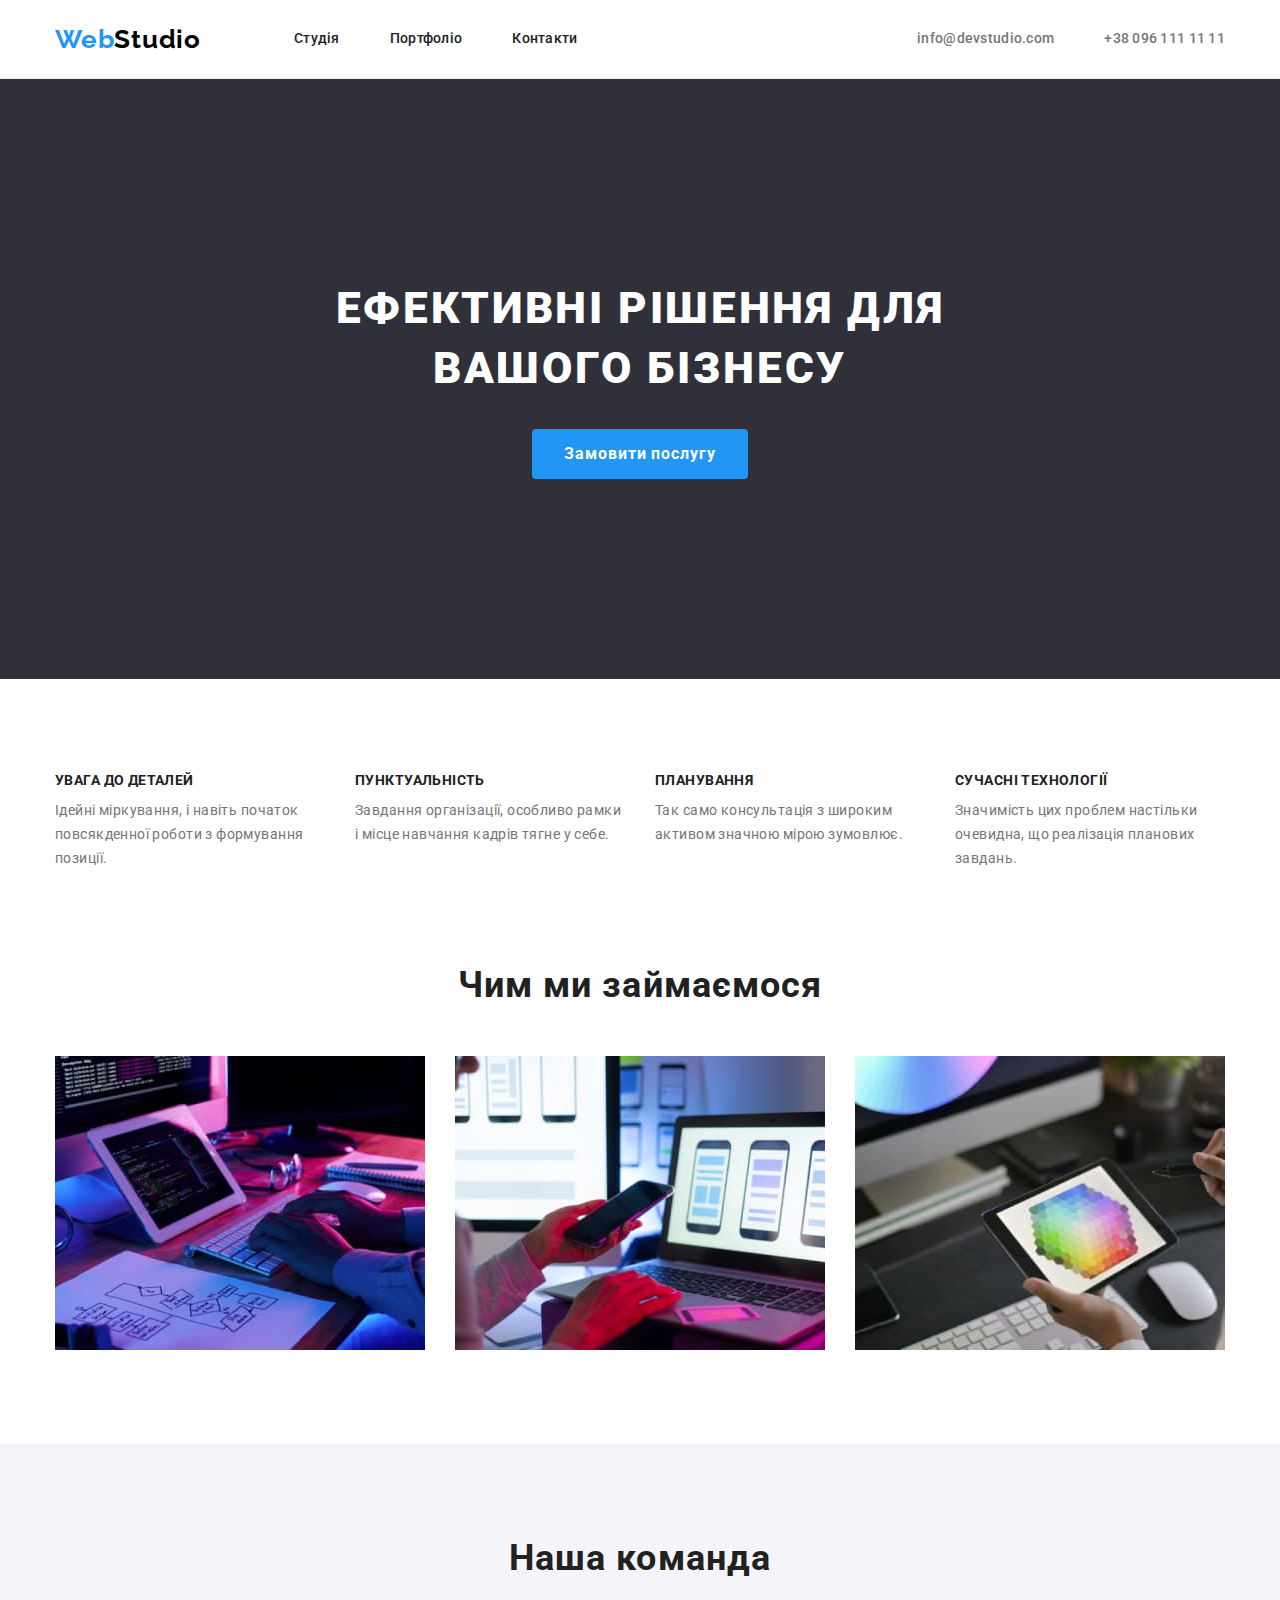
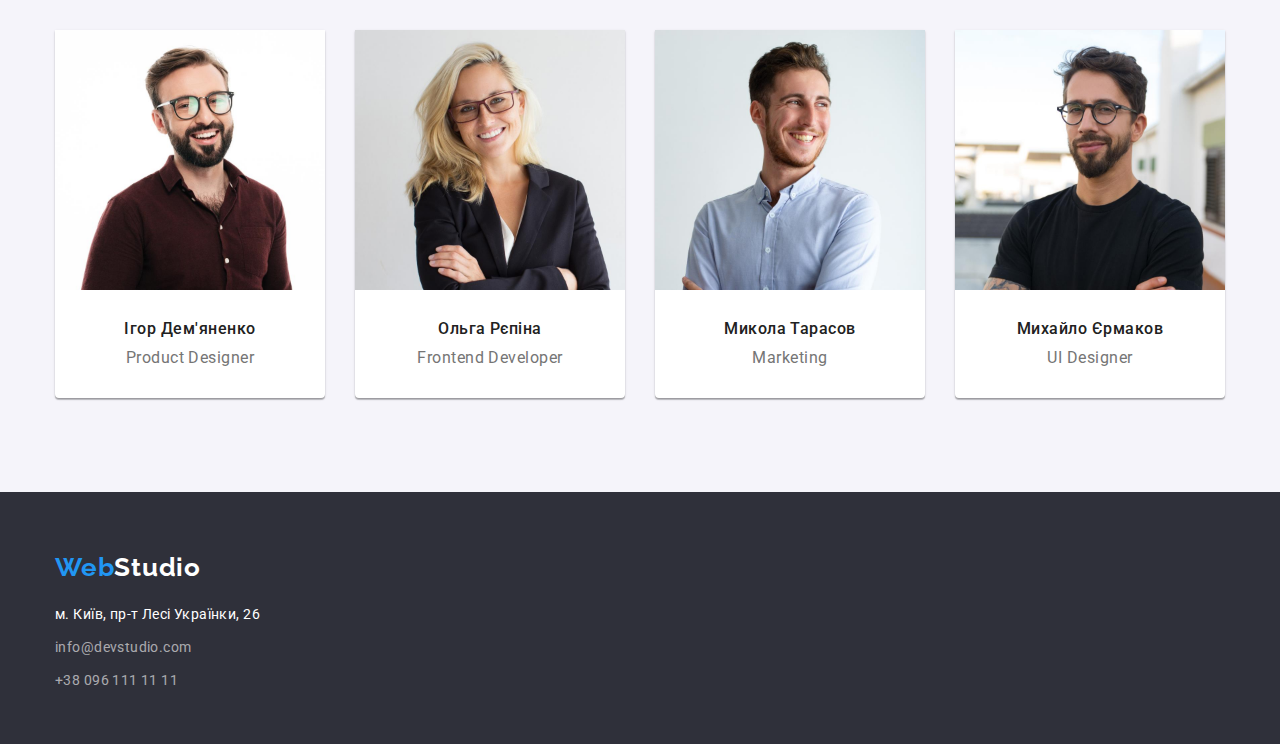
<file: index.html>
<!DOCTYPE html>
<html lang="uk">
  <head>
    <meta charset="UTF-8" />
    <meta http-equiv="X-UA-Compatible" content="IE=edge" />
    <meta name="viewport" content="width=device-width, initial-scale=1.0" />
    <title>Студія</title>
    <link rel="preconnect" href="https://fonts.googleapis.com" />
    <link rel="preconnect" href="https://fonts.gstatic.com" crossorigin />
    <link
      href="https://fonts.googleapis.com/css2?family=Raleway:wght@700&family=Roboto:wght@400;500;700;900&display=swap"
      rel="stylesheet"
    />
    <link
      rel="stylesheet"
      href="https://cdnjs.cloudflare.com/ajax/libs/modern-normalize/1.1.0/modern-normalize.min.css"
    />
    <link rel="stylesheet" href="./css/styles.css" />
  </head>
  <body>
    <!-- Шапка -->
    <header>
      <!-- навігація -->
      <div class="container header-main">
        <nav class="main-nav">
          <a href="./index.html" class="logo">Web<span class="black-logo">Studio</span></a>
          <ul class="site-nav">
            <li class="item"><a class="nav-link" href="./index.html">Студія</a></li>
            <li class="item"><a class="nav-link" href="./portfolio.html">Портфоліо</a></li>
            <li class="item"><a class="nav-link" href="#">Контакти</a></li>
          </ul>
        </nav>
        <ul class="contact">
          <!-- контакти -->
          <li class="item">
            <a class="contact-item" href="mailto:info@devstudio.com">info@devstudio.com</a>
          </li>
          <li class="item">
            <a class="contact-item" href="tel:+380961111111">+38 096 111 11 11</a>
          </li>
        </ul>
      </div>
    </header>
    <main>
      <!-- Герой -->
      <section class="section hero-section">
        <div class="container">
          <h1>
            Ефективні рішення для <br />
            вашого бізнесу
          </h1>
          <button type="button" class="button-hero">Замовити послугу</button>
        </div>
      </section>
      <!-- Переваги -->
      <section class="section benefits-section">
        <h2 class="visually-hidden">Переваги</h2>
        <div class="container">
          <ul class="benefits-list">
            <li class="benefits-item">
              <h3 class="benefits-title">Увага до деталей</h3>
              <p class="benefits-text">
                Ідейні міркування, і навіть початок повсякденної роботи з формування позиції.
              </p>
            </li>
            <li class="benefits-item">
              <h3 class="benefits-title">Пунктуальність</h3>
              <p class="benefits-text">
                Завдання організації, особливо рамки і місце навчання кадрів тягне у себе.
              </p>
            </li>
            <li class="benefits-item">
              <h3 class="benefits-title">Планування</h3>
              <p class="benefits-text">
                Так само консультація з широким активом значною мірою зумовлює.
              </p>
            </li>
            <li class="benefits-item">
              <h3 class="benefits-title">Сучасні технології</h3>
              <p class="benefits-text">
                Значимість цих проблем настільки очевидна, що реалізація планових завдань.
              </p>
            </li>
          </ul>
        </div>
      </section>
      <!-- Чим ми займаємося -->
      <section class="section">
        <div class="container">
          <h2>Чим ми займаємося</h2>
          <ul class="doing">
            <li class="doing-item">
              <img src="./images/box1.jpg" alt="Пише код за клавіатурою" width="370" />
            </li>
            <li class="doing-item">
              <img src="./images/box2.jpg" alt="Створення UI/UX для смартфонів" width="370" />
            </li>
            <li class="doing-item">
              <img src="./images/box3.jpg" alt="Палітра на планшеті" width="370" />
            </li>
          </ul>
        </div>
      </section>
      <!-- Наша команда -->
      <section class="section team-section">
        <div class="container">
          <h2>Наша команда</h2>
          <!-- карточки команди -->
          <ul class="team">
            <li class="team-item">
              <img src="./images/team1.jpg" alt="Бородань в окулярах посміхається" width="270" />
              <div class="team-signature">
                <h3 class="team-title">Ігор Дем'яненко</h3>
                <p class="team-text">Product Designer</p>
              </div>
            </li>
            <li class="team-item">
              <img src="./images/team2.jpg" alt="Блондинка в окулярах" width="270" />
              <div class="team-signature">
                <h3 class="team-title">Ольга Рєпіна</h3>
                <p class="team-text">Frontend Developer</p>
              </div>
            </li>
            <li class="team-item">
              <img src="./images/team3.jpg" alt="Чоловік посміхається" width="270" />
              <div class="team-signature">
                <h3 class="team-title">Микола Тарасов</h3>
                <p class="team-text">Marketing</p>
              </div>
            </li>
            <li class="team-item">
              <img src="./images/team4.jpg" alt="Бородань в окулярах" width="270" />
              <div class="team-signature">
                <h3 class="team-title">Михайло Єрмаков</h3>
                <p class="team-text">UI Designer</p>
              </div>
            </li>
          </ul>
        </div>
      </section>
    </main>
    <footer class="footer">
      <div class="container">
        <a href="./index.html" class="logo logo-footer"
          >Web<span class="white-logo">Studio</span></a
        >
        <address>
          <ul class="footer-list">
            <li class="footer-list-item">
              <a
                class="address-footer"
                href="https://goo.gl/maps/CPtrU1FHBa2aNyZL9"
                target="_blank"
                rel="noopener noreferrer nofollow"
                >м. Київ, пр-т Лесі Українки, 26</a
              >
            </li>
            <li class="footer-list-item">
              <a class="contact-footer" href="mailto:info@devstudio.com">info@devstudio.com</a>
            </li>
            <li class="footer-list-item">
              <a class="contact-footer" href="tel:+380961111111">+38 096 111 11 11</a>
            </li>
          </ul>
        </address>
      </div>
    </footer>
  </body>
</html>
</file>
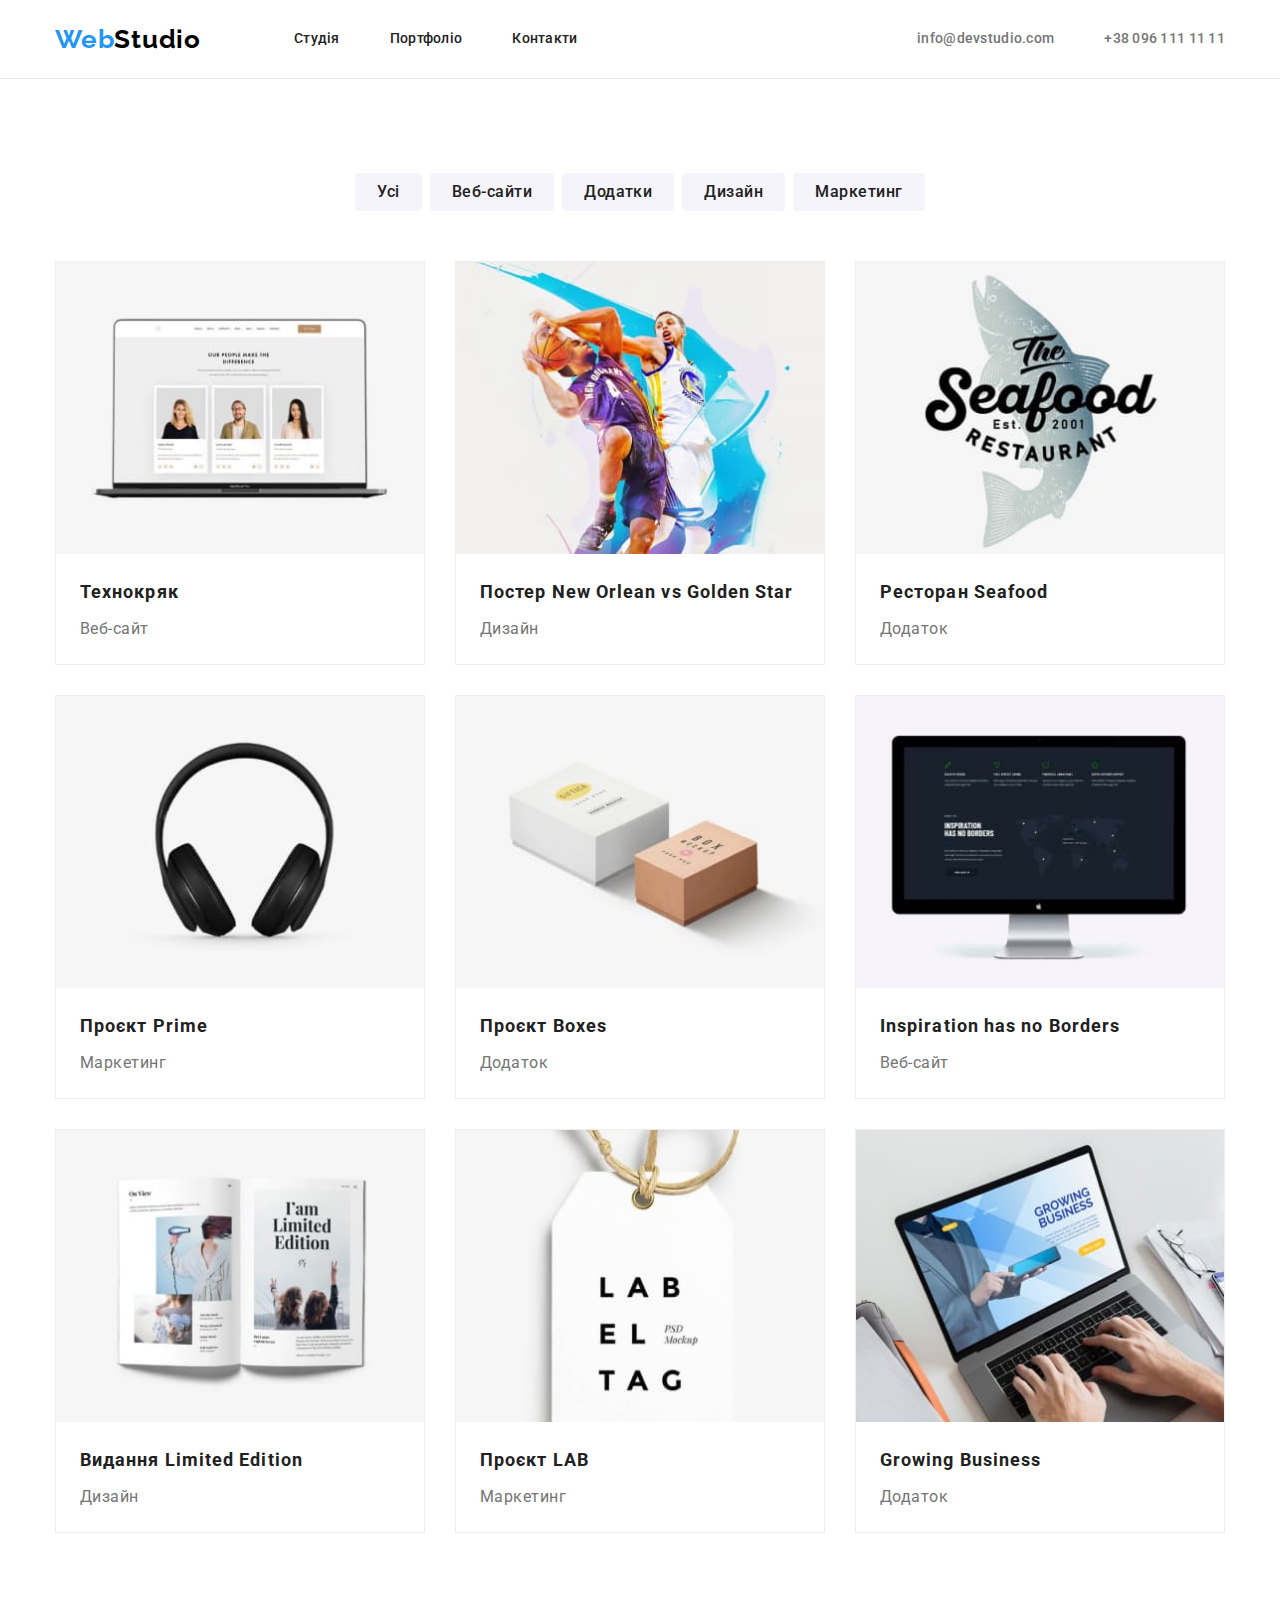
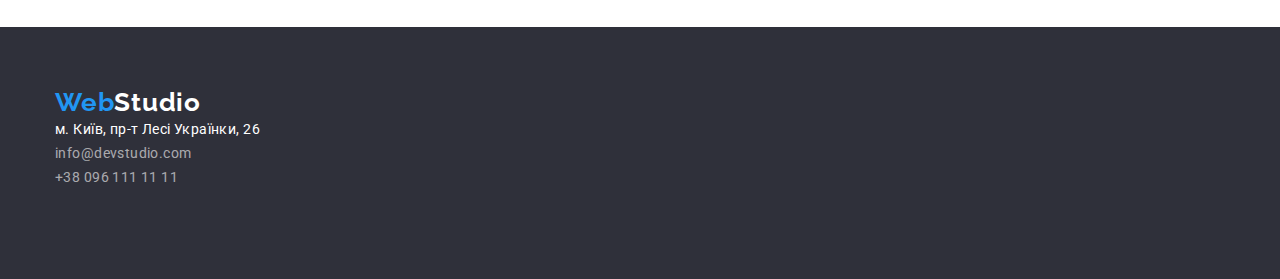
<file: portfolio.html>
<!DOCTYPE html>
<html lang="uk">
  <head>
    <meta charset="UTF-8" />
    <meta http-equiv="X-UA-Compatible" content="IE=edge" />
    <meta name="viewport" content="width=device-width, initial-scale=1.0" />
    <title>Портфоліо</title>
    <link rel="preconnect" href="https://fonts.googleapis.com" />
    <link rel="preconnect" href="https://fonts.gstatic.com" crossorigin />
    <link
      href="https://fonts.googleapis.com/css2?family=Raleway:wght@700&family=Roboto:wght@400;500;700;900&display=swap"
      rel="stylesheet"
    />
    <link
      rel="stylesheet"
      href="https://cdnjs.cloudflare.com/ajax/libs/modern-normalize/1.1.0/modern-normalize.min.css"
    />
    <link rel="stylesheet" href="./css/styles.css" />
  </head>
  <body>
    <!-- Шапка -->
    <header>
      <!-- навігація -->
      <div class="container header-main">
        <nav class="main-nav">
          <a href="./index.html" class="logo">Web<span class="black-logo">Studio</span></a>
          <ul class="site-nav">
            <li class="item"><a class="nav-link" href="./index.html">Студія</a></li>
            <li class="item"><a class="nav-link" href="./portfolio.html">Портфоліо</a></li>
            <li class="item"><a class="nav-link" href="#">Контакти</a></li>
          </ul>
        </nav>
        <ul class="contact">
          <!-- контакти -->
          <li class="item">
            <a class="contact-item" href="mailto:info@devstudio.com">info@devstudio.com</a>
          </li>
          <li class="item">
            <a class="contact-item" href="tel:+380961111111">+38 096 111 11 11</a>
          </li>
        </ul>
      </div>
    </header>
    <main>
      <!-- Кнопки фільтру -->
      <section class="section">
        <h2 class="visually-hidden">Фільтр Портфоліо</h2>
        <div class="container">
          <ul class="buttons-portfolio">
            <li class="buttons-item"><button type="button" class="button-filter">Усі</button></li>
            <li class="buttons-item">
              <button type="button" class="button-filter">Веб-сайти</button>
            </li>
            <li class="buttons-item">
              <button type="button" class="button-filter">Додатки</button>
            </li>
            <li class="buttons-item">
              <button type="button" class="button-filter">Дизайн</button>
            </li>
            <li class="buttons-item">
              <button type="button" class="button-filter">Маркетинг</button>
            </li>
          </ul>
          <!-- Картки Портфоліо -->
          <ul class="cards-portfolio">
            <li class="cards-item">
              <img src="./images/c1notebook.jpg" alt="Ноутбук" width="370" />
              <div class="card-sign">
                <h3 class="card-title">Технокряк</h3>
                <p class="card-text">Веб-сайт</p>
              </div>
            </li>
            <li class="cards-item">
              <img src="./images/c2basket.jpg" alt="Баскетбол" width="370" />
              <div class="card-sign">
                <h3 class="card-title">Постер New Orlean vs Golden Star</h3>
                <p class="card-text">Дизайн</p>
              </div>
            </li>
            <li class="cards-item">
              <img src="./images/c3seafood.jpg" alt="Ресторан Seafood" width="370" />
              <div class="card-sign">
                <h3 class="card-title">Ресторан Seafood</h3>
                <p class="card-text">Додаток</p>
              </div>
            </li>
            <li class="cards-item">
              <img src="./images/c4headphones.jpg" alt="Навушники" width="370" />
              <div class="card-sign">
                <h3 class="card-title">Проєкт Prime</h3>
                <p class="card-text">Маркетинг</p>
              </div>
            </li>
            <li class="cards-item">
              <img src="./images/c5boxes.jpg" alt="Коробки" width="370" />
              <div class="card-sign">
                <h3 class="card-title">Проєкт Boxes</h3>
                <p class="card-text">Додаток</p>
              </div>
            </li>
            <li class="cards-item">
              <img src="./images/c6monitor.jpg" alt="Монітор" width="370" />
              <div class="card-sign">
                <h3 class="card-title">Inspiration has no Borders</h3>
                <p class="card-text">Веб-сайт</p>
              </div>
            </li>
            <li class="cards-item">
              <img src="./images/c7openbook.jpg" alt="Відкрита книга" width="370" />
              <div class="card-sign">
                <h3 class="card-title">Видання Limited Edition</h3>
                <p class="card-text">Дизайн</p>
              </div>
            </li>
            <li class="cards-item">
              <img src="./images/c8label.jpg" alt="Лейба" width="370" />
              <div class="card-sign">
                <h3 class="card-title">Проєкт LAB</h3>
                <p class="card-text">Маркетинг</p>
              </div>
            </li>
            <li class="cards-item">
              <img src="./images/c9workingonnotebook.jpg" alt="Працює за ноутбуком" width="370" />
              <div class="card-sign">
                <h3 class="card-title">Growing Business</h3>
                <p class="card-text">Додаток</p>
              </div>
            </li>
          </ul>
        </div>
      </section>
    </main>
    <footer class="footer">
      <div class="container">
        <a href="./index.html" class="logo">Web<span class="white-logo">Studio</span></a>
        <address>
          <ul>
            <li>
              <a
                class="address-footer"
                href="https://goo.gl/maps/CPtrU1FHBa2aNyZL9"
                target="_blank"
                rel="noopener noreferrer nofollow"
                >м. Київ, пр-т Лесі Українки, 26</a
              >
            </li>
            <li>
              <a class="contact-footer" href="mailto:info@devstudio.com">info@devstudio.com</a>
            </li>
            <li><a class="contact-footer" href="tel:+380961111111">+38 096 111 11 11</a></li>
          </ul>
        </address>
      </div>
    </footer>
  </body>
</html>
</file>
<file: css/styles.css>
:root {
  --primary-text-color: #212121;
  --secondary-text-color: #757575;
  --accent-color: #2196f3;
  --logo-black: #000000;
  --logo-white: #ffffff;
  --stroke-color: #eeeeee;
  --text-color-in-footer: rgba(255, 255, 255, 0.6);
  --bg-primary-color: #2f303a;
  --white-color: #ffffff;
  --bg-secondary-color: #f5f4fa;
  --border-color: #ececec;
}

body {
  font-family: Roboto, sans-serif;
  color: var(--primary-text-color);
}

h1,
h2,
h3,
h4,
h5,
h6,
p,
ul {
  margin: 0;
  padding: 0;
  font-weight: normal;
}

ul {
  list-style: none;
}

img {
  display: block;
  max-width: 100%;
  height: auto;
}

header {
  background: var(--white-color);
  border-bottom: solid 1px var(--border-color);
}

.logo {
  display: inline-block;
  color: var(--accent-color);
  font-family: 'Raleway';
  font-weight: 700;
  font-size: 26px;
  line-height: 1.19;
  letter-spacing: 0.03em;
  text-decoration: none;
}
.black-logo {
  display: inline-block;
  color: var(--logo-black);
}
.white-logo {
  display: inline-block;
  color: var(--logo-white);
}

li {
  list-style-type: none;
}

.nav-link {
  display: block;
  padding-top: 31px;
  padding-bottom: 31px;

  color: var(--primary-text-color);

  text-decoration: none;
  font-weight: 500;
  font-size: 14px;
  line-height: 1.14;
  letter-spacing: 0.02em;
}

.nav-link:hover,
.nav-link:focus {
  color: var(--accent-color);
}

.contact {
  display: flex;
  margin-left: auto;
}
.contact-item {
  display: block;
  padding-top: 31px;
  padding-bottom: 31px;

  color: var(--secondary-text-color);

  text-decoration: none;
  font-weight: 500;
  font-size: 14px;
  line-height: 1.14;
  letter-spacing: 0.02em;
}
.contact-item:hover,
.contact-item:focus {
  color: var(--accent-color);
}

.footer {
  background-color: var(--bg-primary-color);
  height: 252px;
  padding-top: 60px;
}
.address-footer {
  color: var(--logo-white);
  font-style: normal;
  font-size: 14px;
  line-height: 1.71;
  letter-spacing: 0.03em;
  text-decoration: none;
}
.address-footer:hover,
.address-footer:focus {
  color: var(--accent-color);
}
.contact-footer {
  color: var(--text-color-in-footer);
  font-style: normal;
  font-size: 14px;
  line-height: 1.71;
  letter-spacing: 0.03em;
  text-decoration: none;
}
.contact-footer:hover,
.contact-footer:focus {
  color: var(--accent-color);
}

.logo-footer {
  margin-bottom: 20px;
}
.footer-list .footer-list-item:not(:last-child) {
  margin-bottom: 9px;
}

/* Контейнер */
.container {
  width: 1200px;
  margin: 0 auto;
  padding: 0 15px;
  /* outline: solid 2px tomato; */
}
/* Хедер */
.site-nav,
.main-nav {
  display: flex;
  align-items: center;
}
.site-nav {
  display: flex;
  align-items: center;
  margin-left: 93px;
}
.header-main {
  display: flex;
  align-items: center;
}
.site-nav .item:not(:last-child) {
  margin-right: 50px;
}
.contact .item:not(:last-child) {
  margin-right: 50px;
}
.section {
  padding: 94px 0;
}
/* Герой */
.hero-section {
  align-items: center;

  background-color: var(--bg-primary-color);
  height: 600px;
  padding: 200px 0;
}

h1 {
  font-weight: 900;
  font-size: 44px;
  line-height: 1.36;
  text-align: center;
  letter-spacing: 0.06em;
  text-transform: uppercase;
  color: var(--white-color);
  margin-top: 0;
  margin-bottom: 30px;
}

.button-hero {
  color: var(--white-color);
  background-color: var(--accent-color);
  cursor: pointer;
  border: 0;
  width: 216px;
  height: 50px;
  border-radius: 4px;
  font-weight: 700;
  font-size: 16px;
  line-height: 1.87;
  text-align: center;
  display: block;
  letter-spacing: 0.06em;
  margin: auto;
}

/* Переваги */
.benefits-section {
  padding-bottom: 0;
}
.visually-hidden {
  position: absolute;
  white-space: nowrap;
  width: 1px;
  height: 1px;
  overflow: hidden;
  border: 0;
  padding: 0;
  clip: rect(0 0 0 0);
  clip-path: inset(50%);
  margin: -1px;
}

.benefits-list {
  display: flex;
}

.benefits-list .benefits-item:not(:last-child) {
  margin-right: 30px;
}
.benefits-item {
  width: 270px;
}

.benefits-title {
  font-family: 'Roboto';
  font-weight: 700;
  font-size: 14px;
  line-height: 1.14;
  letter-spacing: 0.03em;
  text-transform: uppercase;
  margin-bottom: 10px;
}

.benefits-text {
  font-size: 14px;
  line-height: 1.71;
  letter-spacing: 0.03em;
  color: var(--secondary-text-color);
}

/* Чим ми займаємось */
h2 {
  font-weight: 700;
  font-size: 36px;
  line-height: 1.16;
  text-align: center;
  letter-spacing: 0.03em;
  margin-bottom: 50px;
}
.doing {
  display: flex;
}
.doing .doing-item:not(:last-child) {
  margin-right: 30px;
}

/* Наша команда */
.team-section {
  background-color: var(--bg-secondary-color);
}

.team {
  display: flex;
}
.team-item {
  width: 270px;
  background-color: var(--white-color);
  box-shadow: 0px 1px 3px rgba(0, 0, 0, 0.12), 0px 1px 1px rgba(0, 0, 0, 0.14),
    0px 2px 1px rgba(0, 0, 0, 0.2);
  border-radius: 0px 0px 4px 4px;
}
.team .team-item:not(:last-child) {
  margin-right: 30px;
}

.team-title {
  font-weight: 500;
  font-size: 16px;
  line-height: 1.18;
  text-align: center;
  letter-spacing: 0.03em;
  margin-bottom: 10px;
}

.team-text {
  font-size: 16px;
  line-height: 1.18;
  text-align: center;
  letter-spacing: 0.03em;
  color: var(--secondary-text-color);
}
.team-signature {
  padding: 30px 0;
}

/* Портфоліо */

/* Кнопки портфоліо */

.button-filter {
  color: var(--primary-text-color);
  background-color: var(--bg-secondary-color);
  cursor: pointer;
  border: 0;
  font-weight: 500;
  font-size: 16px;
  line-height: 1.62;
  text-align: center;
  letter-spacing: 0.03em;
  border-radius: 4px;
  padding: 6px 22px;
}
.button-filter:hover,
.button-filter:focus {
  color: var(--white-color);
  background-color: var(--accent-color);
  box-shadow: 0px 3px 1px rgba(0, 0, 0, 0.1), 0px 1px 2px rgba(0, 0, 0, 0.08),
    0px 2px 2px rgba(0, 0, 0, 0.12);
}
.buttons-portfolio {
  display: flex;
  justify-content: center;
  margin-bottom: 50px;
}
.buttons-item:not(:last-child) {
  margin-right: 8px;
}

/* Картки портфоліо */
.card-sign {
  padding: 20px 24px;
}
.card-title {
  width: 322px;
  font-weight: 700;
  font-size: 18px;
  line-height: 2;
  letter-spacing: 0.06em;
  margin-bottom: 4px;
}
.card-text {
  width: 322px;
  font-size: 16px;
  line-height: 1.87;
  letter-spacing: 0.03em;
  color: var(--secondary-text-color);
}

.cards-portfolio {
  display: flex;
  flex-wrap: wrap;
}
.cards-item {
  width: 370px;
  height: 404px;

  background: var(--white-color);
  border: 1px solid var(--stroke-color);
  margin-right: 30px;
  margin-bottom: 30px;
}
.cards-item:nth-child(3n) {
  margin-right: 0;
}
.cards-item:nth-last-child(-n + 3) {
  margin-bottom: 0;
}
</file>
